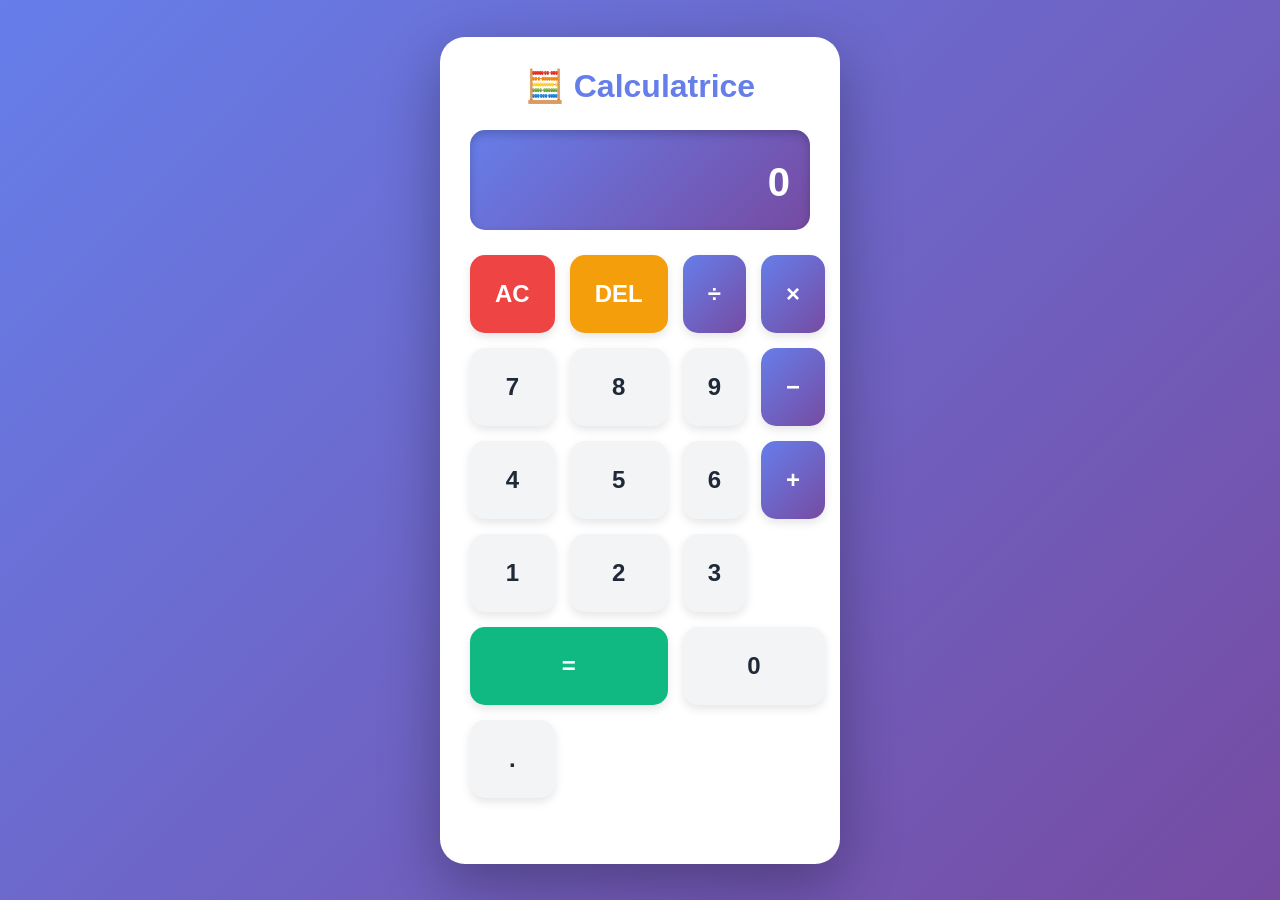
<file: calculatrice.html>
<!DOCTYPE html>
<html lang="fr">
<head>
    <meta charset="UTF-8">
    <meta name="viewport" content="width=device-width, initial-scale=1.0">
    <title>Calculatrice Interactive</title>
    <style>
        * {
            margin: 0;
            padding: 0;
            box-sizing: border-box;
        }

        body {
            font-family: 'Segoe UI', Tahoma, Geneva, Verdana, sans-serif;
            min-height: 100vh;
            display: flex;
            justify-content: center;
            align-items: center;
            background: linear-gradient(135deg, #667eea 0%, #764ba2 100%);
            padding: 20px;
        }

        .calculator {
            background: white;
            border-radius: 25px;
            box-shadow: 0 20px 60px rgba(0, 0, 0, 0.3);
            padding: 30px;
            max-width: 400px;
            width: 100%;
            animation: slideIn 0.5s ease;
        }

        @keyframes slideIn {
            from {
                opacity: 0;
                transform: translateY(-30px);
            }
            to {
                opacity: 1;
                transform: translateY(0);
            }
        }

        h1 {
            text-align: center;
            color: #667eea;
            margin-bottom: 25px;
            font-size: 2rem;
        }

        .display {
            background: linear-gradient(135deg, #667eea, #764ba2);
            color: white;
            padding: 25px 20px;
            border-radius: 15px;
            margin-bottom: 25px;
            min-height: 80px;
            display: flex;
            flex-direction: column;
            justify-content: center;
            align-items: flex-end;
            box-shadow: inset 0 4px 10px rgba(0, 0, 0, 0.2);
        }

        .previous-operand {
            font-size: 1rem;
            opacity: 0.7;
            margin-bottom: 5px;
        }

        .current-operand {
            font-size: 2.5rem;
            font-weight: bold;
            word-wrap: break-word;
            word-break: break-all;
        }

        .buttons {
            display: grid;
            grid-template-columns: repeat(4, 1fr);
            gap: 15px;
        }

        button {
            padding: 25px;
            font-size: 1.5rem;
            border: none;
            border-radius: 15px;
            cursor: pointer;
            transition: all 0.3s ease;
            font-weight: 600;
            box-shadow: 0 4px 10px rgba(0, 0, 0, 0.1);
        }

        button:hover {
            transform: translateY(-3px);
            box-shadow: 0 6px 15px rgba(0, 0, 0, 0.2);
        }

        button:active {
            transform: translateY(0);
            box-shadow: 0 2px 5px rgba(0, 0, 0, 0.2);
        }

        .number {
            background: #f3f4f6;
            color: #1f2937;
        }

        .number:hover {
            background: #e5e7eb;
        }

        .operator {
            background: linear-gradient(135deg, #667eea, #764ba2);
            color: white;
        }

        .operator:hover {
            background: linear-gradient(135deg, #5568d3, #6a3f8f);
        }

        .clear {
            background: #ef4444;
            color: white;
        }

        .clear:hover {
            background: #dc2626;
        }

        .delete {
            background: #f59e0b;
            color: white;
        }

        .delete:hover {
            background: #d97706;
        }

        .equals {
            background: #10b981;
            color: white;
            grid-column: span 2;
        }

        .equals:hover {
            background: #059669;
        }

        .zero {
            grid-column: span 2;
        }

        .footer {
            text-align: center;
            margin-top: 20px;
            color: white;
            font-size: 0.9rem;
        }

        @media (max-width: 480px) {
            .calculator {
                padding: 20px;
            }

            button {
                padding: 20px;
                font-size: 1.3rem;
            }

            .current-operand {
                font-size: 2rem;
            }

            h1 {
                font-size: 1.5rem;
            }
        }
    </style>
</head>
<body>
    <div class="calculator">
        <h1>🧮 Calculatrice</h1>
        
        <div class="display">
            <div class="previous-operand" id="previousOperand"></div>
            <div class="current-operand" id="currentOperand">0</div>
        </div>

        <div class="buttons">
            <button class="clear" onclick="clearAll()">AC</button>
            <button class="delete" onclick="deleteNumber()">DEL</button>
            <button class="operator" onclick="chooseOperation('÷')">÷</button>
            <button class="operator" onclick="chooseOperation('×')">×</button>

            <button class="number" onclick="appendNumber('7')">7</button>
            <button class="number" onclick="appendNumber('8')">8</button>
            <button class="number" onclick="appendNumber('9')">9</button>
            <button class="operator" onclick="chooseOperation('-')">−</button>

            <button class="number" onclick="appendNumber('4')">4</button>
            <button class="number" onclick="appendNumber('5')">5</button>
            <button class="number" onclick="appendNumber('6')">6</button>
            <button class="operator" onclick="chooseOperation('+')">+</button>

            <button class="number" onclick="appendNumber('1')">1</button>
            <button class="number" onclick="appendNumber('2')">2</button>
            <button class="number" onclick="appendNumber('3')">3</button>
            <button class="equals" onclick="compute()">=</button>

            <button class="number zero" onclick="appendNumber('0')">0</button>
            <button class="number" onclick="appendNumber('.')">.</button>
        </div>

        <div class="footer">
            Créé par Ibtissam Elhamdaoui
        </div>
    </div>

    <script>
        let currentOperand = '0';
        let previousOperand = '';
        let operation = null;

        function updateDisplay() {
            document.getElementById('currentOperand').textContent = currentOperand;
            if (operation) {
                document.getElementById('previousOperand').textContent = 
                    `${previousOperand} ${operation}`;
            } else {
                document.getElementById('previousOperand').textContent = previousOperand;
            }
        }

        function appendNumber(number) {
            if (number === '.' && currentOperand.includes('.')) return;
            
            if (currentOperand === '0' && number !== '.') {
                currentOperand = number;
            } else {
                currentOperand += number;
            }
            updateDisplay();
        }

        function chooseOperation(op) {
            if (currentOperand === '') return;
            
            if (previousOperand !== '') {
                compute();
            }
            
            operation = op;
            previousOperand = currentOperand;
            currentOperand = '';
            updateDisplay();
        }

        function compute() {
            let computation;
            const prev = parseFloat(previousOperand);
            const current = parseFloat(currentOperand);
            
            if (isNaN(prev) || isNaN(current)) return;
            
            switch (operation) {
                case '+':
                    computation = prev + current;
                    break;
                case '-':
                    computation = prev - current;
                    break;
                case '×':
                    computation = prev * current;
                    break;
                case '÷':
                    if (current === 0) {
                        alert('Division par zéro impossible !');
                        clearAll();
                        return;
                    }
                    computation = prev / current;
                    break;
                default:
                    return;
            }
            
            currentOperand = Math.round(computation * 100000000) / 100000000;
            currentOperand = currentOperand.toString();
            operation = null;
            previousOperand = '';
            updateDisplay();
        }

        function clearAll() {
            currentOperand = '0';
            previousOperand = '';
            operation = null;
            updateDisplay();
        }

        function deleteNumber() {
            if (currentOperand === '0') return;
            
            currentOperand = currentOperand.slice(0, -1);
            if (currentOperand === '' || currentOperand === '-') {
                currentOperand = '0';
            }
            updateDisplay();
        }

        // Support clavier
        document.addEventListener('keydown', (e) => {
            if (e.key >= '0' && e.key <= '9') appendNumber(e.key);
            if (e.key === '.') appendNumber('.');
            if (e.key === '+') chooseOperation('+');
            if (e.key === '-') chooseOperation('-');
            if (e.key === '*') chooseOperation('×');
            if (e.key === '/') {
                e.preventDefault();
                chooseOperation('÷');
            }
            if (e.key === 'Enter' || e.key === '=') compute();
            if (e.key === 'Escape') clearAll();
            if (e.key === 'Backspace') deleteNumber();
        });

        updateDisplay();
    </script>
</body>
</html>
</file>
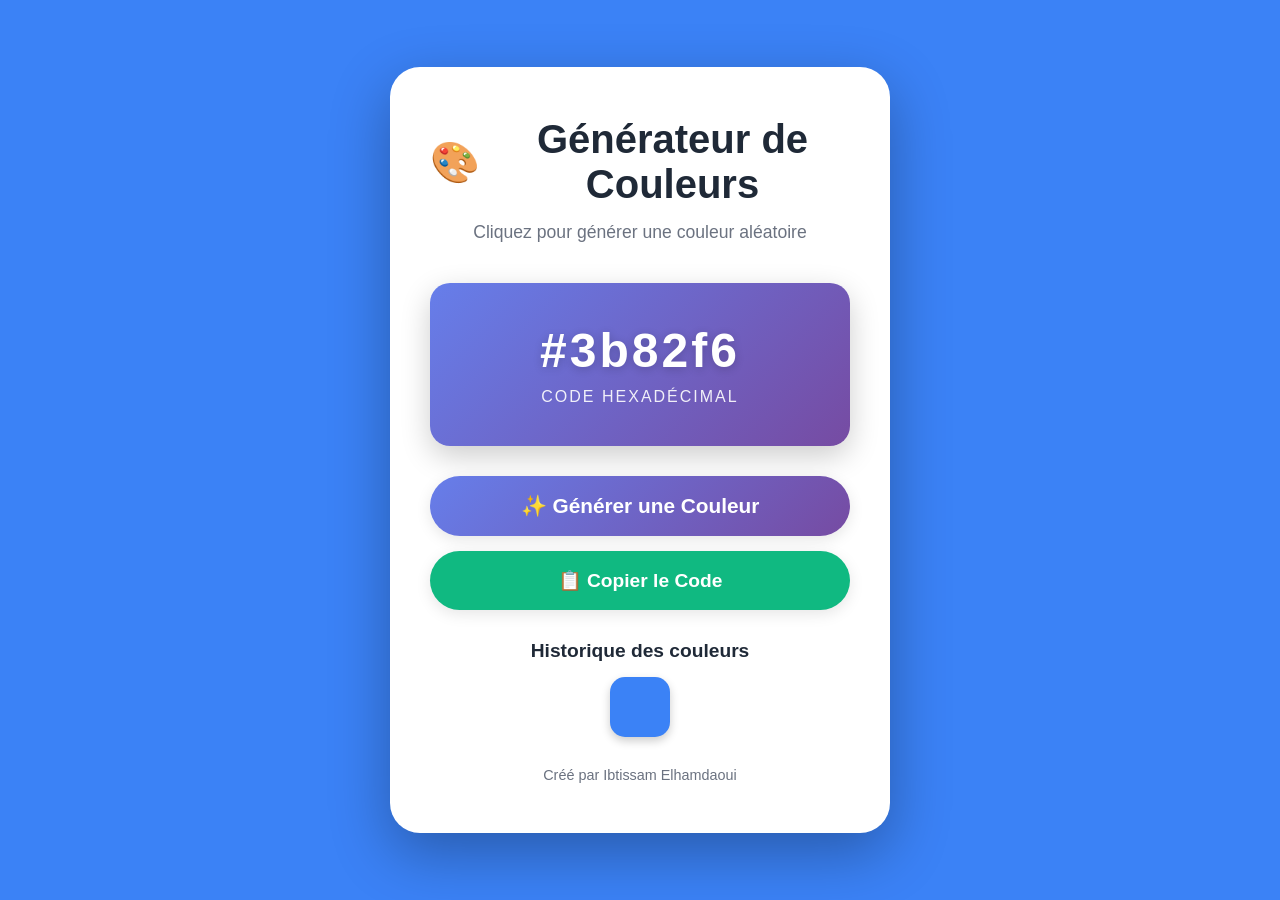
<file: générateur_couleurs.html>
<!DOCTYPE html>
<html lang="fr">
<head>
    <meta charset="UTF-8">
    <meta name="viewport" content="width=device-width, initial-scale=1.0">
    <title>Générateur de Couleurs</title>
    <style>
        * {
            margin: 0;
            padding: 0;
            box-sizing: border-box;
        }

        body {
            font-family: 'Segoe UI', Tahoma, Geneva, Verdana, sans-serif;
            min-height: 100vh;
            display: flex;
            flex-direction: column;
            justify-content: center;
            align-items: center;
            transition: background-color 0.5s ease;
            background-color: #3b82f6;
            padding: 20px;
        }

        .container {
            background: white;
            border-radius: 30px;
            padding: 50px 40px;
            box-shadow: 0 20px 60px rgba(0, 0, 0, 0.3);
            text-align: center;
            max-width: 500px;
            width: 100%;
            animation: fadeIn 0.6s ease;
        }

        @keyframes fadeIn {
            from {
                opacity: 0;
                transform: scale(0.9);
            }
            to {
                opacity: 1;
                transform: scale(1);
            }
        }

        h1 {
            font-size: 2.5rem;
            margin-bottom: 15px;
            color: #1f2937;
            display: flex;
            align-items: center;
            justify-content: center;
            gap: 15px;
        }

        .subtitle {
            font-size: 1.1rem;
            color: #6b7280;
            margin-bottom: 40px;
        }

        .color-display {
            background: linear-gradient(135deg, #667eea, #764ba2);
            color: white;
            padding: 40px;
            border-radius: 20px;
            margin-bottom: 30px;
            box-shadow: 0 10px 30px rgba(0, 0, 0, 0.2);
            transition: all 0.5s ease;
        }

        .color-code {
            font-size: 3rem;
            font-weight: bold;
            letter-spacing: 3px;
            margin-bottom: 10px;
            text-shadow: 0 2px 10px rgba(0, 0, 0, 0.2);
        }

        .color-type {
            font-size: 1rem;
            opacity: 0.9;
            text-transform: uppercase;
            letter-spacing: 2px;
        }

        .buttons {
            display: flex;
            flex-direction: column;
            gap: 15px;
            margin-bottom: 30px;
        }

        button {
            padding: 18px 35px;
            font-size: 1.2rem;
            font-weight: 700;
            border: none;
            border-radius: 50px;
            cursor: pointer;
            transition: all 0.3s ease;
            box-shadow: 0 4px 15px rgba(0, 0, 0, 0.1);
        }

        button:hover {
            transform: translateY(-3px);
            box-shadow: 0 8px 25px rgba(0, 0, 0, 0.2);
        }

        button:active {
            transform: translateY(0);
        }

        .generate-btn {
            background: linear-gradient(135deg, #667eea, #764ba2);
            color: white;
            font-size: 1.3rem;
        }

        .generate-btn:hover {
            background: linear-gradient(135deg, #5568d3, #6a3f8f);
        }

        .copy-btn {
            background: #10b981;
            color: white;
        }

        .copy-btn:hover {
            background: #059669;
        }

        .color-history {
            margin-top: 30px;
        }

        .color-history h3 {
            color: #1f2937;
            margin-bottom: 15px;
            font-size: 1.2rem;
        }

        .history-colors {
            display: flex;
            gap: 10px;
            justify-content: center;
            flex-wrap: wrap;
        }

        .history-item {
            width: 60px;
            height: 60px;
            border-radius: 15px;
            cursor: pointer;
            transition: all 0.3s ease;
            box-shadow: 0 4px 10px rgba(0, 0, 0, 0.2);
        }

        .history-item:hover {
            transform: scale(1.15);
            box-shadow: 0 6px 20px rgba(0, 0, 0, 0.3);
        }

        .notification {
            position: fixed;
            top: 20px;
            right: 20px;
            background: #10b981;
            color: white;
            padding: 15px 25px;
            border-radius: 10px;
            box-shadow: 0 4px 15px rgba(0, 0, 0, 0.2);
            opacity: 0;
            transform: translateY(-20px);
            transition: all 0.3s ease;
            font-weight: 600;
            z-index: 1000;
        }

        .notification.show {
            opacity: 1;
            transform: translateY(0);
        }

        .footer {
            margin-top: 30px;
            color: #6b7280;
            font-size: 0.9rem;
        }

        @media (max-width: 480px) {
            h1 {
                font-size: 2rem;
            }

            .color-code {
                font-size: 2rem;
            }

            .container {
                padding: 30px 25px;
            }
        }
    </style>
</head>
<body>
    <div class="notification" id="notification">✓ Code couleur copié !</div>

    <div class="container">
        <h1><span>🎨</span> Générateur de Couleurs</h1>
        <p class="subtitle">Cliquez pour générer une couleur aléatoire</p>

        <div class="color-display" id="colorDisplay">
            <div class="color-code" id="colorCode">#3b82f6</div>
            <div class="color-type">Code Hexadécimal</div>
        </div>

        <div class="buttons">
            <button class="generate-btn" onclick="generateColor()">
                ✨ Générer une Couleur
            </button>
            <button class="copy-btn" onclick="copyColor()">
                📋 Copier le Code
            </button>
        </div>

        <div class="color-history">
            <h3>Historique des couleurs</h3>
            <div class="history-colors" id="historyColors">
                <!-- Les couleurs seront ajoutées ici -->
            </div>
        </div>

        <div class="footer">
            Créé par Ibtissam Elhamdaoui
        </div>
    </div>

    <script>
        let currentColor = '#3b82f6';
        let colorHistory = [];

        function generateRandomColor() {
            const letters = '0123456789ABCDEF';
            let color = '#';
            for (let i = 0; i < 6; i++) {
                color += letters[Math.floor(Math.random() * 16)];
            }
            return color;
        }

        function generateColor() {
            currentColor = generateRandomColor();
            
            // Mettre à jour l'affichage
            document.getElementById('colorCode').textContent = currentColor;
            document.getElementById('colorDisplay').style.background = currentColor;
            document.body.style.backgroundColor = currentColor;
            
            // Ajouter à l'historique
            addToHistory(currentColor);
            
            // Animation
            const display = document.getElementById('colorDisplay');
            display.style.transform = 'scale(1.05)';
            setTimeout(() => {
                display.style.transform = 'scale(1)';
            }, 200);
        }

        function addToHistory(color) {
            // Éviter les doublons
            if (colorHistory.includes(color)) return;
            
            colorHistory.unshift(color);
            
            // Garder seulement les 8 dernières couleurs
            if (colorHistory.length > 8) {
                colorHistory.pop();
            }
            
            updateHistoryDisplay();
        }

        function updateHistoryDisplay() {
            const container = document.getElementById('historyColors');
            container.innerHTML = '';
            
            colorHistory.forEach(color => {
                const div = document.createElement('div');
                div.className = 'history-item';
                div.style.backgroundColor = color;
                div.title = color;
                div.onclick = () => useHistoryColor(color);
                container.appendChild(div);
            });
        }

        function useHistoryColor(color) {
            currentColor = color;
            document.getElementById('colorCode').textContent = color;
            document.getElementById('colorDisplay').style.background = color;
            document.body.style.backgroundColor = color;
        }

        function copyColor() {
            // Copier dans le presse-papiers
            navigator.clipboard.writeText(currentColor).then(() => {
                showNotification();
            }).catch(err => {
                // Fallback pour les navigateurs anciens
                const textarea = document.createElement('textarea');
                textarea.value = currentColor;
                document.body.appendChild(textarea);
                textarea.select();
                document.execCommand('copy');
                document.body.removeChild(textarea);
                showNotification();
            });
        }

        function showNotification() {
            const notification = document.getElementById('notification');
            notification.classList.add('show');
            
            setTimeout(() => {
                notification.classList.remove('show');
            }, 2000);
        }

        // Support clavier : Espace pour générer, C pour copier
        document.addEventListener('keydown', (e) => {
            if (e.code === 'Space') {
                e.preventDefault();
                generateColor();
            }
            if (e.key === 'c' || e.key === 'C') {
                copyColor();
            }
        });

        // Initialiser l'historique avec quelques couleurs
        addToHistory('#3b82f6');
    </script>
</body>
</html>
</file>
